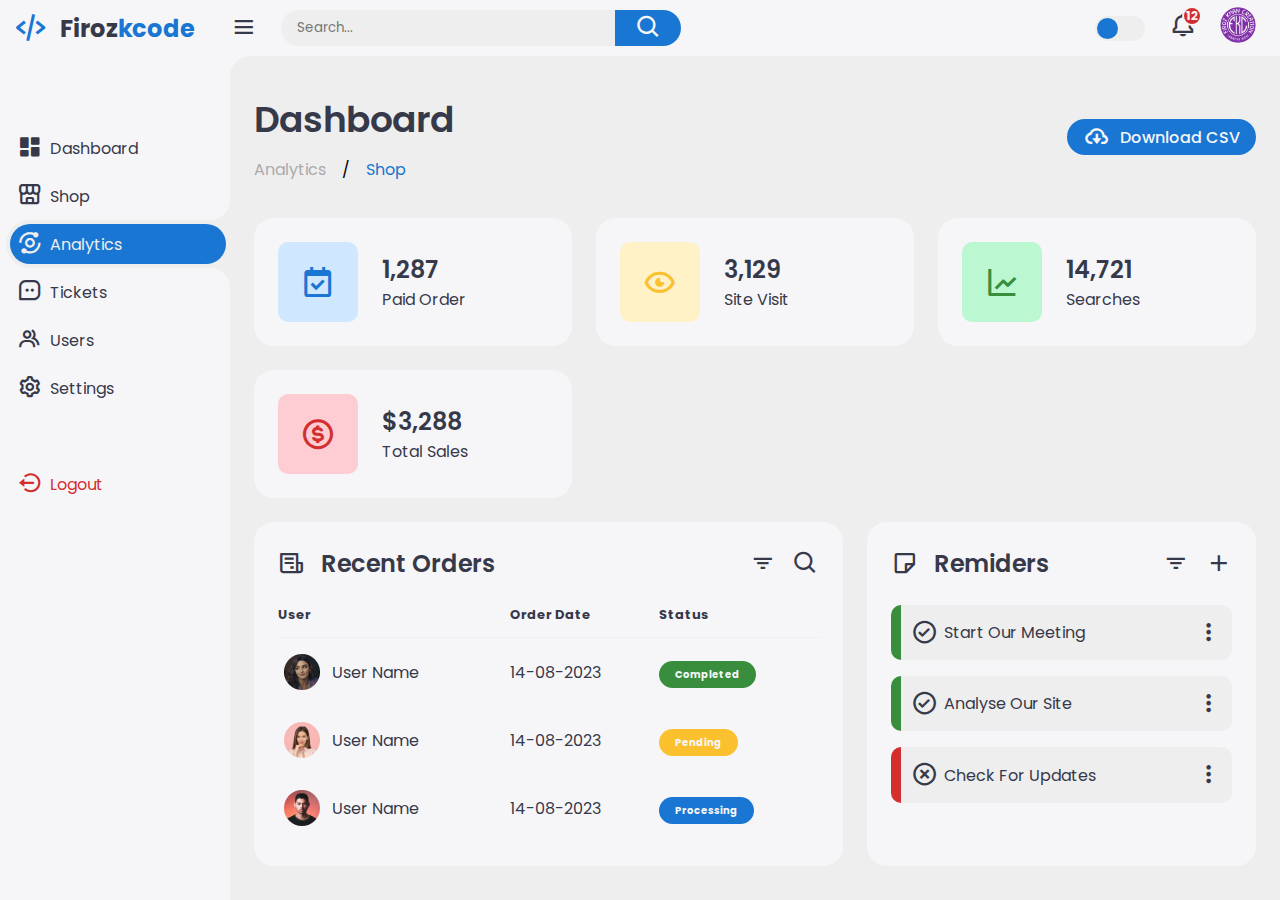
<file: Dashboard design 3/index.html>
<!DOCTYPE html>
<html lang="en">

<head>
    <meta charset="UTF-8">
    <meta name="viewport" content="width=device-width, initial-scale=1.0">
    <link href='https://unpkg.com/boxicons@2.1.4/css/boxicons.min.css' rel='stylesheet'>
    <link rel="stylesheet" href="style.css">
    <title>Responsive Dashboard Design #2 | Firozkcode</title>
</head>

<body>

    <!-- Sidebar -->
    <div class="sidebar">
        <a href="#" class="logo">
            <i class='bx bx-code-alt'></i>
            <div class="logo-name"><span>Firoz</span>kcode</div>
        </a>
        <ul class="side-menu">
            <li><a href="#"><i class='bx bxs-dashboard'></i>Dashboard</a></li>
            <li><a href="#"><i class='bx bx-store-alt'></i>Shop</a></li>
            <li class="active"><a href="#"><i class='bx bx-analyse'></i>Analytics</a></li>
            <li><a href="#"><i class='bx bx-message-square-dots'></i>Tickets</a></li>
            <li><a href="#"><i class='bx bx-group'></i>Users</a></li>
            <li><a href="#"><i class='bx bx-cog'></i>Settings</a></li>
        </ul>
        <ul class="side-menu">
            <li>
                <a href="#" class="logout">
                    <i class='bx bx-log-out-circle'></i>
                    Logout
                </a>
            </li>
        </ul>
    </div>
    <!-- End of Sidebar -->

    <!-- Main Content -->
    <div class="content">
        <!-- Navbar -->
        <nav>
            <i class='bx bx-menu'></i>
            <form action="#">
                <div class="form-input">
                    <input type="search" placeholder="Search...">
                    <button class="search-btn" type="submit"><i class='bx bx-search'></i></button>
                </div>
            </form>
            <input type="checkbox" id="theme-toggle" hidden>
            <label for="theme-toggle" class="theme-toggle"></label>
            <a href="#" class="notif">
                <i class='bx bx-bell'></i>
                <span class="count">12</span>
            </a>
            <a href="#" class="profile">
                <img src="images/logo.png">
            </a>
        </nav>

        <!-- End of Navbar -->

        <main>
            <div class="header">
                <div class="left">
                    <h1>Dashboard</h1>
                    <ul class="breadcrumb">
                        <li><a href="#">
                                Analytics
                            </a></li>
                        /
                        <li><a href="#" class="active">Shop</a></li>
                    </ul>
                </div>
                <a href="#" class="report">
                    <i class='bx bx-cloud-download'></i>
                    <span>Download CSV</span>
                </a>
            </div>

            <!-- Insights -->
            <ul class="insights">
                <li>
                    <i class='bx bx-calendar-check'></i>
                    <span class="info">
                        <h3>
                            1,287
                        </h3>
                        <p>Paid Order</p>
                    </span>
                </li>
                <li><i class='bx bx-show-alt'></i>
                    <span class="info">
                        <h3>
                           3,129
                        </h3>
                        <p>Site Visit</p>
                    </span>
                </li>
                <li><i class='bx bx-line-chart'></i>
                    <span class="info">
                        <h3>
                            14,721
                        </h3>
                        <p>Searches</p>
                    </span>
                </li>
                <li><i class='bx bx-dollar-circle'></i>
                    <span class="info">
                        <h3>
                            $3,288
                        </h3>
                        <p>Total Sales</p>
                    </span>
                </li>
            </ul>
            <!-- End of Insights -->

            <div class="bottom-data">
                <div class="orders">
                    <div class="header">
                        <i class='bx bx-receipt'></i>
                        <h3>Recent Orders</h3>
                        <i class='bx bx-filter'></i>
                        <i class='bx bx-search'></i>
                    </div>
                    <table>
                        <thead>
                            <tr>
                                <th>User</th>
                                <th>Order Date</th>
                                <th>Status</th>
                            </tr>
                        </thead>
                        <tbody>
                            <tr>
                                <td>
                                    <img src="images/user-4.png">
                                    <p>User Name</p>
                                </td>
                                <td>14-08-2023</td>
                                <td><span class="status completed">Completed</span></td>
                            </tr>
                            <tr>
                                <td>
                                    <img src="images/user-3.png">
                                    <p>User Name</p>
                                </td>
                                <td>14-08-2023</td>
                                <td><span class="status pending">Pending</span></td>
                            </tr>
                            <tr>
                                <td>
                                    <img src="images/user-2.png">
                                    <p>User Name</p>
                                </td>
                                <td>14-08-2023</td>
                                <td><span class="status process">Processing</span></td>
                            </tr>
                        </tbody>
                    </table>
                </div>

                <!-- Reminders -->
                <div class="reminders">
                    <div class="header">
                        <i class='bx bx-note'></i>
                        <h3>Remiders</h3>
                        <i class='bx bx-filter'></i>
                        <i class='bx bx-plus'></i>
                    </div>
                    <ul class="task-list">
                        <li class="completed">
                            <div class="task-title">
                                <i class='bx bx-check-circle'></i>
                                <p>Start Our Meeting</p>
                            </div>
                            <i class='bx bx-dots-vertical-rounded'></i>
                        </li>
                        <li class="completed">
                            <div class="task-title">
                                <i class='bx bx-check-circle'></i>
                                <p>Analyse Our Site</p>
                            </div>
                            <i class='bx bx-dots-vertical-rounded'></i>
                        </li>
                        <li class="not-completed">
                            <div class="task-title">
                                <i class='bx bx-x-circle'></i>
                                <p>Check For Updates</p>
                            </div>
                            <i class='bx bx-dots-vertical-rounded'></i>
                        </li>
                    </ul>
                </div>

                <!-- End of Reminders-->

            </div>

        </main>

    </div>

    <script src="index.js"></script>
</body>

</html>
</file>
<file: Dashboard design 3/style.css>
@import url('https://fonts.googleapis.com/css2?family=Poppins:wght@300;400;500;600;700;800&display=swap');

:root {
    --light: #f6f6f9;
    --primary: #1976D2;
    --light-primary: #CFE8FF;
    --grey: #eee;
    --dark-grey: #AAAAAA;
    --dark: #363949;
    --danger: #D32F2F;
	--light-danger: #FECDD3;
    --warning: #FBC02D;
    --light-warning: #FFF2C6;
    --success: #388E3C;
    --light-success: #BBF7D0;
}

*{
    margin: 0;
    padding: 0;
    box-sizing: border-box;
    font-family: 'Poppins', sans-serif;
}

.bx{
    font-size: 1.7rem;
}

a{
    text-decoration: none;
}

li{
    list-style: none;
}

html{
    overflow-x: hidden;
}

body.dark{
    --light: #181a1e;
    --grey: #25252c;
    --dark: #fbfbfb
}

body{
    background: var(--grey);
    overflow-x: hidden;
}

.sidebar{
    position: fixed;
    top: 0;
    left: 0;
    background: var(--light);
    width: 230px;
    height: 100%;
    z-index: 2000;
    overflow-x: hidden;
    scrollbar-width: none;
    transition: all 0.3s ease;
}

.sidebar::-webkit-scrollbar{
    display: none;
}

.sidebar.close{
    width: 60px;
}

.sidebar .logo{
    font-size: 24px;
    font-weight: 700;
    height: 56px;
    display: flex;
    align-items: center;
    color: var(--primary);
    z-index: 500;
    padding-bottom: 20px;
    box-sizing: content-box;
}

.sidebar .logo .logo-name span{
    color: var(--dark);
}

.sidebar .logo .bx{
    min-width: 60px;
    display: flex;
    justify-content: center;
    font-size: 2.2rem;
}

.sidebar .side-menu{
    width: 100%;
    margin-top: 48px;
}

.sidebar .side-menu li{
    height: 48px;
    background: transparent;
    margin-left: 6px;
    border-radius: 48px 0 0 48px;
    padding: 4px;
}

.sidebar .side-menu li.active{
    background: var(--grey);
    position: relative;
}

.sidebar .side-menu li.active::before{
    content: "";
    position: absolute;
    width: 40px;
    height: 40px;
    border-radius: 50%;
    top: -40px;
    right: 0;
    box-shadow: 20px 20px 0 var(--grey);
    z-index: -1;
}

.sidebar .side-menu li.active::after{
    content: "";
    position: absolute;
    width: 40px;
    height: 40px;
    border-radius: 50%;
    bottom: -40px;
    right: 0;
    box-shadow: 20px -20px 0 var(--grey);
    z-index: -1;
}

.sidebar .side-menu li a{
    width: 100%;
    height: 100%;
    background: var(--light);
    display: flex;
    align-items: center;
    border-radius: 48px;
    font-size: 16px;
    color: var(--dark);
    white-space: nowrap;
    overflow-x: hidden;
    transition: all 0.3s ease;
}

.sidebar .side-menu li.active a{
    color: var(--grey);
    background: var(--primary);
}

.sidebar.close .side-menu li a{
    width: calc(48px - (4px * 2));
    transition: all 0.3s ease;
}

.sidebar .side-menu li a .bx{
    min-width: calc(60px - ((4px + 6px) * 2));
    display: flex;
    font-size: 1.6rem;
    justify-content: center;
}

.sidebar .side-menu li a.logout{
    color: var(--danger);
}

.content{
    position: relative;
    width: calc(100% - 230px);
    left: 230px;
    transition: all 0.3s ease;
}

.sidebar.close~.content{
    width: calc(100% - 60px);
    left: 60px;
}

.content nav{
    height: 56px;
    background: var(--light);
    padding: 0 24px 0 0;
    display: flex;
    align-items: center;
    grid-gap: 24px;
    position: sticky;
    top: 0;
    left: 0;
    z-index: 1000;
}

.content nav::before{
    content: "";
    position: absolute;
    width: 40px;
    height: 40px;
    bottom: -40px;
    left: 0;
    border-radius: 50%;
    box-shadow: -20px -20px 0 var(--light);
}

.content nav a{
    color: var(--dark);
}

.content nav .bx.bx-menu{
    cursor: pointer;
    color: var(--dark);
}

.content nav form{
    max-width: 400px;
    width: 100%;
    margin-right: auto;
}

.content nav form .form-input{
    display: flex;
    align-items: center;
    height: 36px;
}

.content nav form .form-input input{
    flex-grow: 1;
    padding: 0 16px;
    height: 100%;
    border: none;
    background: var(--grey);
    border-radius: 36px 0 0 36px;
    outline: none;
    width: 100%;
    color: var(--dark);
}

.content nav form .form-input button{
    width: 80px;
    height: 100%;
    display: flex;
    justify-content: center;
    align-items: center;
    background: var(--primary);
    color: var(--light);
    font-size: 18px;
    border: none;
    outline: none;
    border-radius: 0 36px 36px 0;
    cursor: pointer;
}

.content nav .notif{
    font-size: 20px;
    position: relative;
}

.content nav .notif .count{
    position: absolute;
    top: -6px;
    right: -6px;
    width: 20px;
    height: 20px;
    background: var(--danger);
    border-radius: 50%;
    color: var(--light);
    border: 2px solid var(--light);
    font-weight: 700;
    font-size: 12px;
    display: flex;
    align-items: center;
    justify-content: center;
}

.content nav .profile img{
    width: 36px;
    height: 36px;
    object-fit: cover;
    border-radius: 50%;
}

.content nav .theme-toggle{
    display: block;
    min-width: 50px;
    height: 25px;
    background: var(--grey);
    cursor: pointer;
    position: relative;
    border-radius: 25px;
}

.content nav .theme-toggle::before{
    content: "";
    position: absolute;
    top: 2px;
    left: 2px;
    bottom: 2px;
    width: calc(25px - 4px);
    background: var(--primary);
    border-radius: 50%;
    transition: all 0.3s ease;
}

.content nav #theme-toggle:checked+.theme-toggle::before{
    left: calc(100% - (25px - 4px) - 2px);
}

.content main{
    width: 100%;
    padding: 36px 24px;
    max-height: calc(100vh - 56px);
}

.content main .header{
    display: flex;
    align-items: center;
    justify-content: space-between;
    grid-gap: 16px;
    flex-wrap: wrap;
}

.content main .header .left h1{
    font-size: 36px;
    font-weight: 600;
    margin-bottom: 10px;
    color: var(--dark);
}

.content main .header .left .breadcrumb{
    display: flex;
    align-items: center;
    grid-gap: 16px;
}

.content main .header .left .breadcrumb li{
    color: var(--dark);
}

.content main .header .left .breadcrumb li a{
    color: var(--dark-grey);
    pointer-events: none;
}

.content main .header .left .breadcrumb li a.active{
    color: var(--primary);
    pointer-events: none;
}

.content main .header .report{
    height: 36px;
    padding: 0 16px;
    border-radius: 36px;
    background: var(--primary);
    color: var(--light);
    display: flex;
    align-items: center;
    justify-content: center;
    grid-gap: 10px;
    font-weight: 500;
}

.content main .insights{
    display: grid;
    grid-template-columns: repeat(auto-fit, minmax(240px, 1fr));
    grid-gap: 24px;
    margin-top: 36px;
}

.content main .insights li{
    padding: 24px;
    background: var(--light);
    border-radius: 20px;
    display: flex;
    align-items: center;
    grid-gap: 24px;
    cursor: pointer;
}

.content main .insights li .bx{
    width: 80px;
    height: 80px;
    border-radius: 10px;
    font-size: 36px;
    display: flex;
    align-items: center;
    justify-content: center;
}

.content main .insights li:nth-child(1) .bx{
    background: var(--light-primary);
    color: var(--primary);
}

.content main .insights li:nth-child(2) .bx{
    background: var(--light-warning);
    color: var(--warning);
}

.content main .insights li:nth-child(3) .bx{
    background: var(--light-success);
    color: var(--success);
}

.content main .insights li:nth-child(4) .bx{
    background: var(--light-danger);
    color: var(--danger);
}

.content main .insights li .info h3{
    font-size: 24px;
    font-weight: 600;
    color: var(--dark);
}

.content main .insights li .info p{
    color: var(--dark);
}

.content main .bottom-data{
    display: flex;
    flex-wrap: wrap;
    grid-gap: 24px;
    margin-top: 24px;
    width: 100%;
    color: var(--dark);
}

.content main .bottom-data>div{
    border-radius: 20px;
    background: var(--light);
    padding: 24px;
    overflow-x: auto;
}

.content main .bottom-data .header{
    display: flex;
    align-items: center;
    grid-gap: 16px;
    margin-bottom: 24px;
}

.content main .bottom-data .header h3{
    margin-right: auto;
    font-size: 24px;
    font-weight: 600;
}

.content main .bottom-data .header .bx{
    cursor: pointer;
}

.content main .bottom-data .orders{
    flex-grow: 1;
    flex-basis: 500px;
}

.content main .bottom-data .orders table{
    width: 100%;
    border-collapse: collapse;
}

.content main .bottom-data .orders table th{
    padding-bottom: 12px;
    font-size: 13px;
    text-align: left;
    border-bottom: 1px solid var(--grey);
}

.content main .bottom-data .orders table td{
    padding: 16px 0;
}

.content main .bottom-data .orders table tr td:first-child{
    display: flex;
    align-items: center;
    grid-gap: 12px;
    padding-left: 6px;
}

.content main .bottom-data .orders table td img{
    width: 36px;
    height: 36px;
    border-radius: 50%;
    object-fit: cover;
}

.content main .bottom-data .orders table tbody tr{
    cursor: pointer;
    transition: all 0.3s ease;
}

.content main .bottom-data .orders table tbody tr:hover{
    background: var(--grey);
}

.content main .bottom-data .orders table tr td .status{
    font-size: 10px;
    padding: 6px 16px;
    color: var(--light);
    border-radius: 20px;
    font-weight: 700;
}

.content main .bottom-data .orders table tr td .status.completed{
    background: var(--success);
}

.content main .bottom-data .orders table tr td .status.process{
    background: var(--primary);
}

.content main .bottom-data .orders table tr td .status.pending{
    background: var(--warning);
}

.content main .bottom-data .reminders{
    flex-grow: 1;
    flex-basis: 300px;
}

.content main .bottom-data .reminders .task-list{
    width: 100%;
}

.content main .bottom-data .reminders .task-list li{
    width: 100%;
    margin-bottom: 16px;
    background: var(--grey);
    padding: 14px 10px;
    border-radius: 10px;
    display: flex;
    align-items: center;
    justify-content: space-between;
}

.content main .bottom-data .reminders .task-list li .task-title{
    display: flex;
    align-items: center;
}

.content main .bottom-data .reminders .task-list li .task-title p{
    margin-left: 6px;
}

.content main .bottom-data .reminders .task-list li .bx{
  cursor: pointer;  
}

.content main .bottom-data .reminders .task-list li.completed{
    border-left: 10px solid var(--success);
}

.content main .bottom-data .reminders .task-list li.not-completed{
    border-left: 10px solid var(--danger);
}

.content main .bottom-data .reminders .task-list li:last-child{
   margin-bottom: 0;
}

@media screen and (max-width: 768px) {
    .sidebar{
        width: 200px;
    }

    .content{
        width: calc(100% - 60px);
        left: 200px;
    }

}

@media screen and (max-width: 576px) {
    
    .content nav form .form-input input{
        display: none;
    }

    .content nav form .form-input button{
        width: auto;
        height: auto;
        background: transparent;
        color: var(--dark);
        border-radius: none;
    }

    .content nav form.show .form-input input{
        display: block;
        width: 100%;
    }

    .content nav form.show .form-input button{
        width: 36px;
        height: 100%;
        color: var(--light);
        background: var(--danger);
        border-radius: 0 36px 36px 0;
    }

    .content nav form.show~.notif, .content nav form.show~.profile{
        display: none;
    }

    .content main .insights {
        grid-template-columns: 1fr;
    }

    .content main .bottom-data .header{
        min-width: 340px;
    }

    .content main .bottom-data .orders table{
        min-width: 340px;
    }

    .content main .bottom-data .reminders .task-list{
        min-width: 340px;
    }

}
</file>
